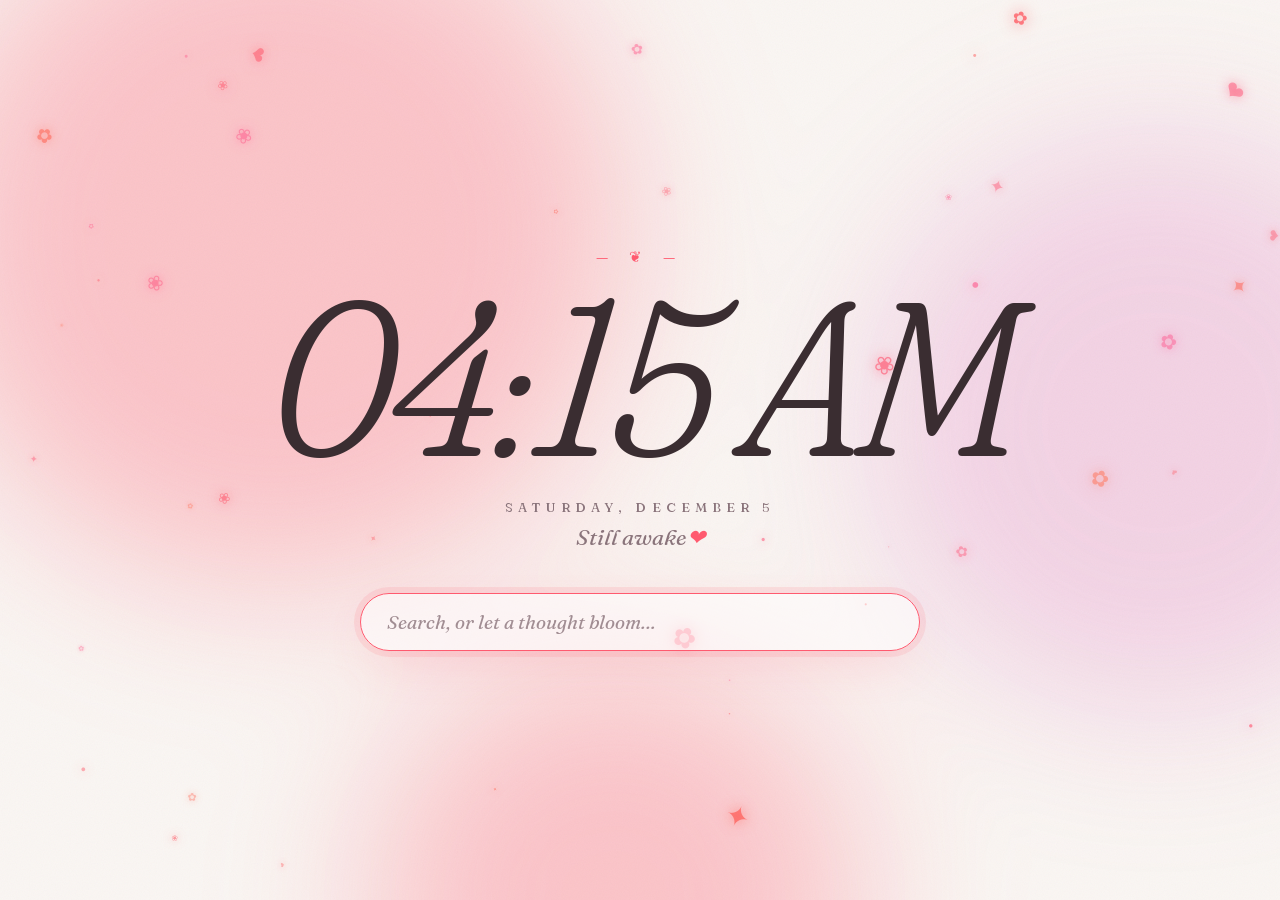
<file: chrome/newtab/index.html>
<!doctype html>
<html lang="en">
<head>
<meta charset="utf-8">
<title>New Tab</title>
<link rel="stylesheet" href="style.css">
</head>
<body>
<div class="aurora"><i></i><i></i><i></i></div>
<canvas id="petals"></canvas>
<div class="grain"></div>
<main>
  <div class="orn">— ❦ —</div>
  <h1 id="time">00:00</h1>
  <p id="date"></p>
  <p id="greet"></p>
  <form id="search" autocomplete="off">
    <input id="q" type="search" placeholder="Search, or let a thought bloom…" aria-label="Search the web" autofocus>
  </form>
</main>
<script src="app.js"></script>
</body>
</html>
</file>
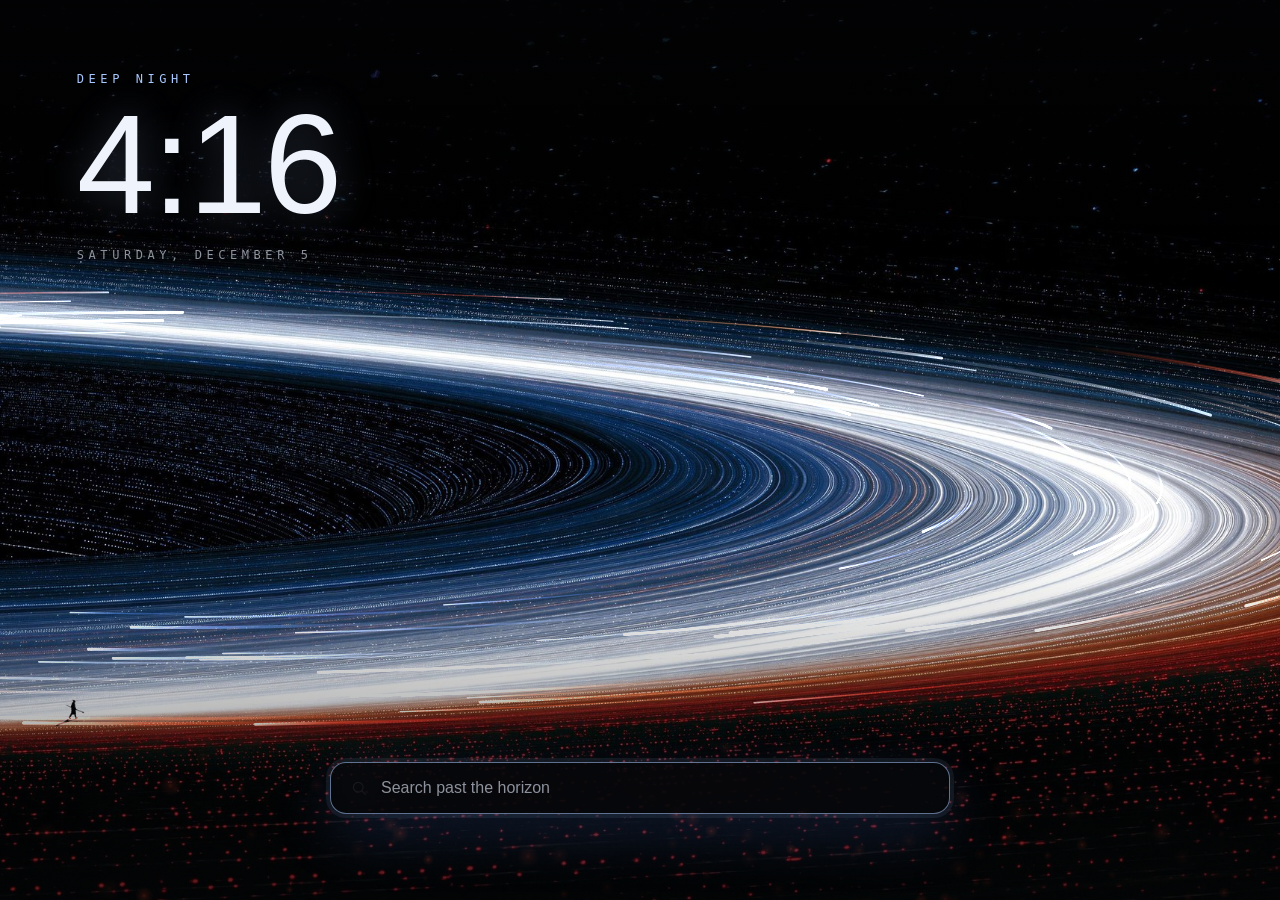
<file: event-horizon/chrome/newtab/index.html>
<!doctype html>
<html lang="en">
<head>
<meta charset="utf-8">
<title>New Tab</title>
<link rel="stylesheet" href="style.css">
</head>
<body>
<canvas id="sky" aria-hidden="true"></canvas>
<div class="veil" aria-hidden="true"></div>
<header>
  <p id="greet" class="kicker"></p>
  <h1 id="time">00:00</h1>
  <p id="date" class="kicker"></p>
</header>
<section class="dock">
  <form id="search" autocomplete="off">
    <svg viewBox="0 0 24 24" aria-hidden="true"><circle cx="11" cy="11" r="6.5"/><path d="m16 16 4.5 4.5"/></svg>
    <input id="q" type="search" placeholder="Search past the horizon" aria-label="Search the web" autofocus>
  </form>
  <nav id="sites" aria-label="Most visited"></nav>
</section>
<script src="app.js"></script>
</body>
</html>
</file>
<file: chrome/newtab/style.css>
@font-face { font-family: "LB Fraunces"; font-style: normal; font-weight: 100 900; src: url(fonts/Fraunces-latin.woff2) format("woff2"); }
@font-face { font-family: "LB Fraunces"; font-style: italic; font-weight: 100 900; src: url(fonts/Fraunces-Italic-latin.woff2) format("woff2"); }

:root { --bg: #faf6f3; --ink: #3a2d31; --soft: #8a747b; --pink: #ff5a6f; --violet: #c75aa8; --glow: rgba(255,90,111,.30); --glow2: rgba(199,90,168,.22); --field: rgba(255,255,255,.55); }
@media (prefers-color-scheme: dark) {
  :root { --bg: #1f1a1c; --ink: #f2e4e7; --soft: #a8959a; --pink: #ff6b7f; --violet: #e08fd0; --glow: rgba(255,107,127,.26); --glow2: rgba(224,143,208,.16); --field: rgba(255,255,255,.06); }
}

* { box-sizing: border-box; margin: 0; }
html, body { height: 100%; overflow: hidden; }
body { background: var(--bg); color: var(--ink); font-family: "LB Fraunces", Georgia, serif; cursor: default; }

/* three slow blobs of colour, blurred together */
.aurora { position: fixed; inset: -20%; filter: blur(80px) saturate(1.2); }
.aurora i { position: absolute; border-radius: 50%; }
.aurora i:nth-child(1) { width: 55vmax; height: 55vmax; left: 10%; top: 5%; background: var(--glow); animation: drift1 26s ease-in-out infinite alternate; }
.aurora i:nth-child(2) { width: 45vmax; height: 45vmax; right: 5%; top: 25%; background: var(--glow2); animation: drift2 31s ease-in-out infinite alternate; }
.aurora i:nth-child(3) { width: 38vmax; height: 38vmax; left: 35%; bottom: -5%; background: var(--glow); animation: drift3 23s ease-in-out infinite alternate; }
@keyframes drift1 { to { transform: translate(18vw, 12vh) scale(1.25); } }
@keyframes drift2 { to { transform: translate(-22vw, -8vh) scale(.85); } }
@keyframes drift3 { to { transform: translate(-10vw, -18vh) scale(1.15); } }

#petals { position: fixed; inset: 0; width: 100%; height: 100%; pointer-events: none; }
.grain { position: fixed; inset: 0; pointer-events: none; opacity: .05; mix-blend-mode: multiply;
  background-image: url("data:image/svg+xml,%3Csvg xmlns='http://www.w3.org/2000/svg' width='160' height='160'%3E%3Cfilter id='n'%3E%3CfeTurbulence type='fractalNoise' baseFrequency='0.85' numOctaves='2'/%3E%3C/filter%3E%3Crect width='100%25' height='100%25' filter='url(%23n)'/%3E%3C/svg%3E"); }
@media (prefers-color-scheme: dark) { .grain { mix-blend-mode: screen; opacity: .06; } }

main { position: relative; height: 100%; display: flex; flex-direction: column; align-items: center; justify-content: center; text-align: center; animation: rise 1.2s cubic-bezier(.2,.8,.2,1) both; }
@keyframes rise { from { opacity: 0; transform: translateY(18px); filter: blur(6px); } }

.orn { color: var(--pink); letter-spacing: .6em; font-size: 15px; margin-bottom: 8px; }
#time { font-style: italic; font-weight: 400; font-size: clamp(96px, 17vw, 230px); line-height: .95; letter-spacing: -.02em;
  font-variation-settings: "SOFT" 100, "WONK" 1, "opsz" 144, "wght" 300;
  background: linear-gradient(100deg, var(--ink) 0%, var(--ink) 38%, var(--pink) 50%, var(--violet) 56%, var(--ink) 68%, var(--ink) 100%);
  background-size: 300% 100%; -webkit-background-clip: text; background-clip: text; color: transparent;
  animation: breathe 7s ease-in-out infinite, shimmer 11s ease-in-out infinite; font-variant-numeric: lining-nums;
  padding: 0 .14em; /* room for italic overhang, which background-clip: text would otherwise cut off */ }
@keyframes breathe { 50% { font-variation-settings: "SOFT" 100, "WONK" 1, "opsz" 144, "wght" 520; } }
@keyframes shimmer { 0%, 55% { background-position: 100% 0; } 100% { background-position: 0% 0; } }
#date { font-variant: all-small-caps; letter-spacing: .28em; color: var(--soft); font-size: 18px; margin-top: 14px; }
#greet { font-style: italic; color: var(--soft); font-size: 22px; margin-top: 6px; }
#greet::after { content: " ❤"; color: var(--pink); display: inline-block; animation: beat 1.6s ease-in-out infinite; }
@keyframes beat { 15% { transform: scale(1.25); } 30% { transform: scale(1); } 45% { transform: scale(1.18); } 60% { transform: scale(1); } }

#search { margin-top: 44px; width: min(560px, 82vw); }
#q { width: 100%; padding: 16px 26px; border-radius: 99px; border: 1px solid color-mix(in srgb, var(--pink) 28%, transparent);
  background: var(--field); backdrop-filter: blur(14px); color: var(--ink); caret-color: var(--pink);
  font: italic 19px "LB Fraunces", Georgia, serif; outline: none;
  box-shadow: 0 10px 40px -18px var(--glow); transition: box-shadow .5s cubic-bezier(.2,.8,.2,1), border-color .4s, transform .5s cubic-bezier(.2,.8,.2,1); }
#q::placeholder { color: var(--soft); opacity: .8; }
#q:focus { border-color: var(--pink); box-shadow: 0 0 0 6px color-mix(in srgb, var(--pink) 12%, transparent), 0 18px 50px -16px var(--glow); transform: translateY(-2px); }
#q::-webkit-search-cancel-button { display: none; }
</file>
<file: event-horizon/chrome/newtab/style.css>
:root { --fg: #eef3fc; --dim: rgba(223, 231, 245, .62); --ice: #a9c8ff; --ember: #ff5b38;
  --glass: rgba(8, 10, 16, .46); --line: rgba(169, 200, 255, .16); }
* { box-sizing: border-box; margin: 0; }
html, body { height: 100%; background: #030406; color: var(--fg); overflow: hidden;
  font-family: "Avenir Next", -apple-system, "Helvetica Neue", sans-serif; }
#sky { position: fixed; inset: 0; width: 100%; height: 100%; }
/* darkens the sky behind the clock and the ground behind the search, leaves the ring bright */
.veil { position: fixed; inset: 0; pointer-events: none;
  background: linear-gradient(180deg, rgba(3,4,6,.55) 0%, rgba(3,4,6,0) 30%, rgba(3,4,6,0) 62%, rgba(3,4,6,.6) 100%); }

header { position: fixed; left: clamp(28px, 6vw, 96px); top: clamp(28px, 8vh, 88px);
  animation: rise 1.4s cubic-bezier(.2,.7,.2,1) both; }
#time { font-weight: 200; font-size: clamp(72px, 11vw, 168px); line-height: .92; letter-spacing: -.02em;
  font-variant-numeric: tabular-nums; text-shadow: 0 0 40px rgba(169, 200, 255, .25); }
.kicker { font-family: "Iosevka", "SF Mono", ui-monospace, monospace; font-size: 12px; letter-spacing: .38em;
  text-transform: uppercase; color: var(--dim); }
#greet { color: var(--ice); margin-bottom: 14px; }
#date { margin-top: 18px; }

.dock { position: fixed; left: 50%; bottom: clamp(24px, 8vh, 80px); transform: translateX(-50%);
  width: min(620px, calc(100vw - 32px)); animation: rise 1.4s .15s cubic-bezier(.2,.7,.2,1) both; }
#search { position: relative; }
#search svg { position: absolute; left: 20px; top: 50%; width: 18px; height: 18px; transform: translateY(-50%);
  fill: none; stroke: var(--dim); stroke-width: 1.6; stroke-linecap: round; pointer-events: none; }
#q { width: 100%; padding: 16px 22px 16px 50px; border-radius: 16px; font: inherit; font-size: 16px; color: var(--fg);
  background: var(--glass); border: 1px solid var(--line); outline: none;
  -webkit-backdrop-filter: blur(22px) saturate(1.4); backdrop-filter: blur(22px) saturate(1.4);
  transition: border-color .3s, box-shadow .3s, background .3s; }
#q::placeholder { color: var(--dim); }
#q:focus { border-color: rgba(169, 200, 255, .55); background: rgba(8, 10, 16, .62);
  box-shadow: 0 0 0 4px rgba(169, 200, 255, .08), 0 20px 60px rgba(91, 140, 255, .18); }
#q::-webkit-search-cancel-button { filter: invert(1); opacity: .5; }

#sites { display: flex; justify-content: center; gap: 10px; margin-top: 14px; flex-wrap: wrap; }
#sites a { display: grid; place-items: center; width: 46px; height: 46px; border-radius: 14px;
  background: var(--glass); border: 1px solid var(--line); text-decoration: none;
  -webkit-backdrop-filter: blur(18px); backdrop-filter: blur(18px);
  transition: transform .25s cubic-bezier(.2,.7,.2,1), border-color .25s, background .25s; }
#sites a:hover, #sites a:focus-visible { transform: translateY(-3px); border-color: rgba(169, 200, 255, .5);
  background: rgba(20, 26, 40, .6); outline: none; }
#sites img { width: 20px; height: 20px; }

@keyframes rise { from { opacity: 0; translate: 0 14px; } }
@media (prefers-reduced-motion: reduce) { header, .dock { animation: none; } }
</file>
